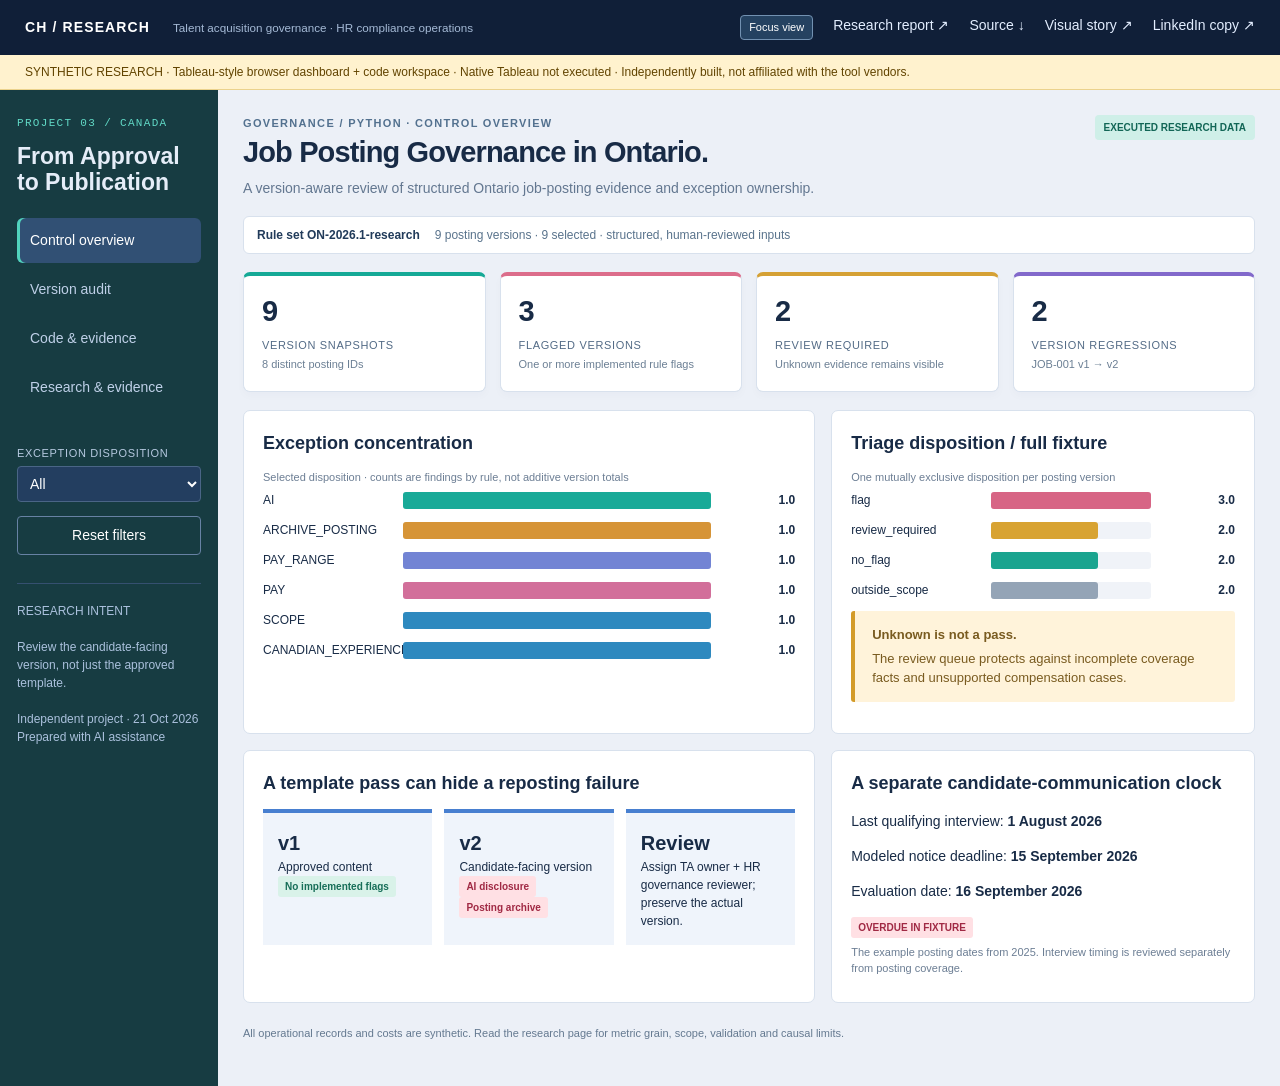
<file: docs/index.html>
<!doctype html><html lang="en"><head><meta charset="utf-8"><meta name="viewport" content="width=device-width,initial-scale=1"><title>From Approval to Publication: Job Posting Governance in Ontario | Manvir Singh Judge</title><meta name="author" content="Manvir Singh Judge"><meta name="description" content="Independent Canadian HR research with interactive synthetic evidence, methods and technical walkthrough."><link rel="stylesheet" href="dashboard.css"></head><body><a class="skip" href="#workspace">Skip to workspace</a><div id="app"></div><script src="data.js?v=research-release"></script><script src="dashboard.js?v=research-release"></script></body></html>
</file>
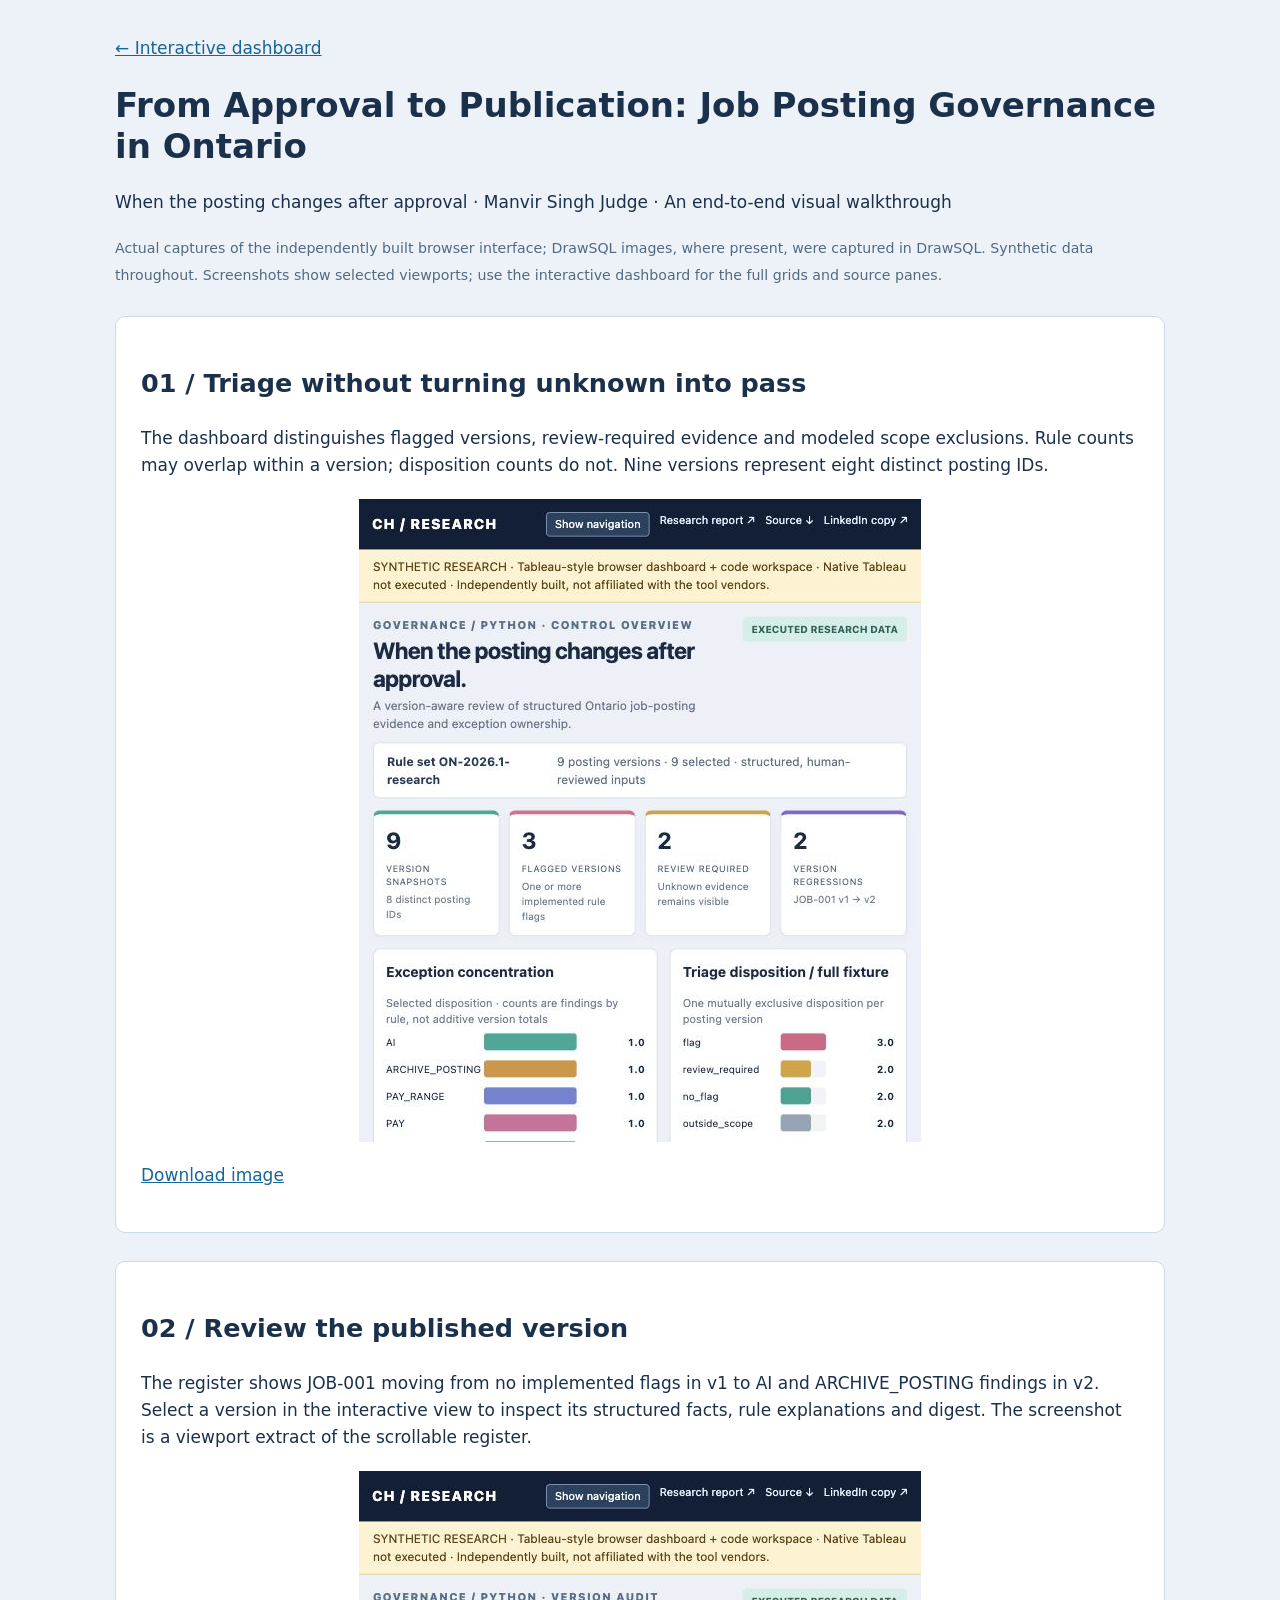
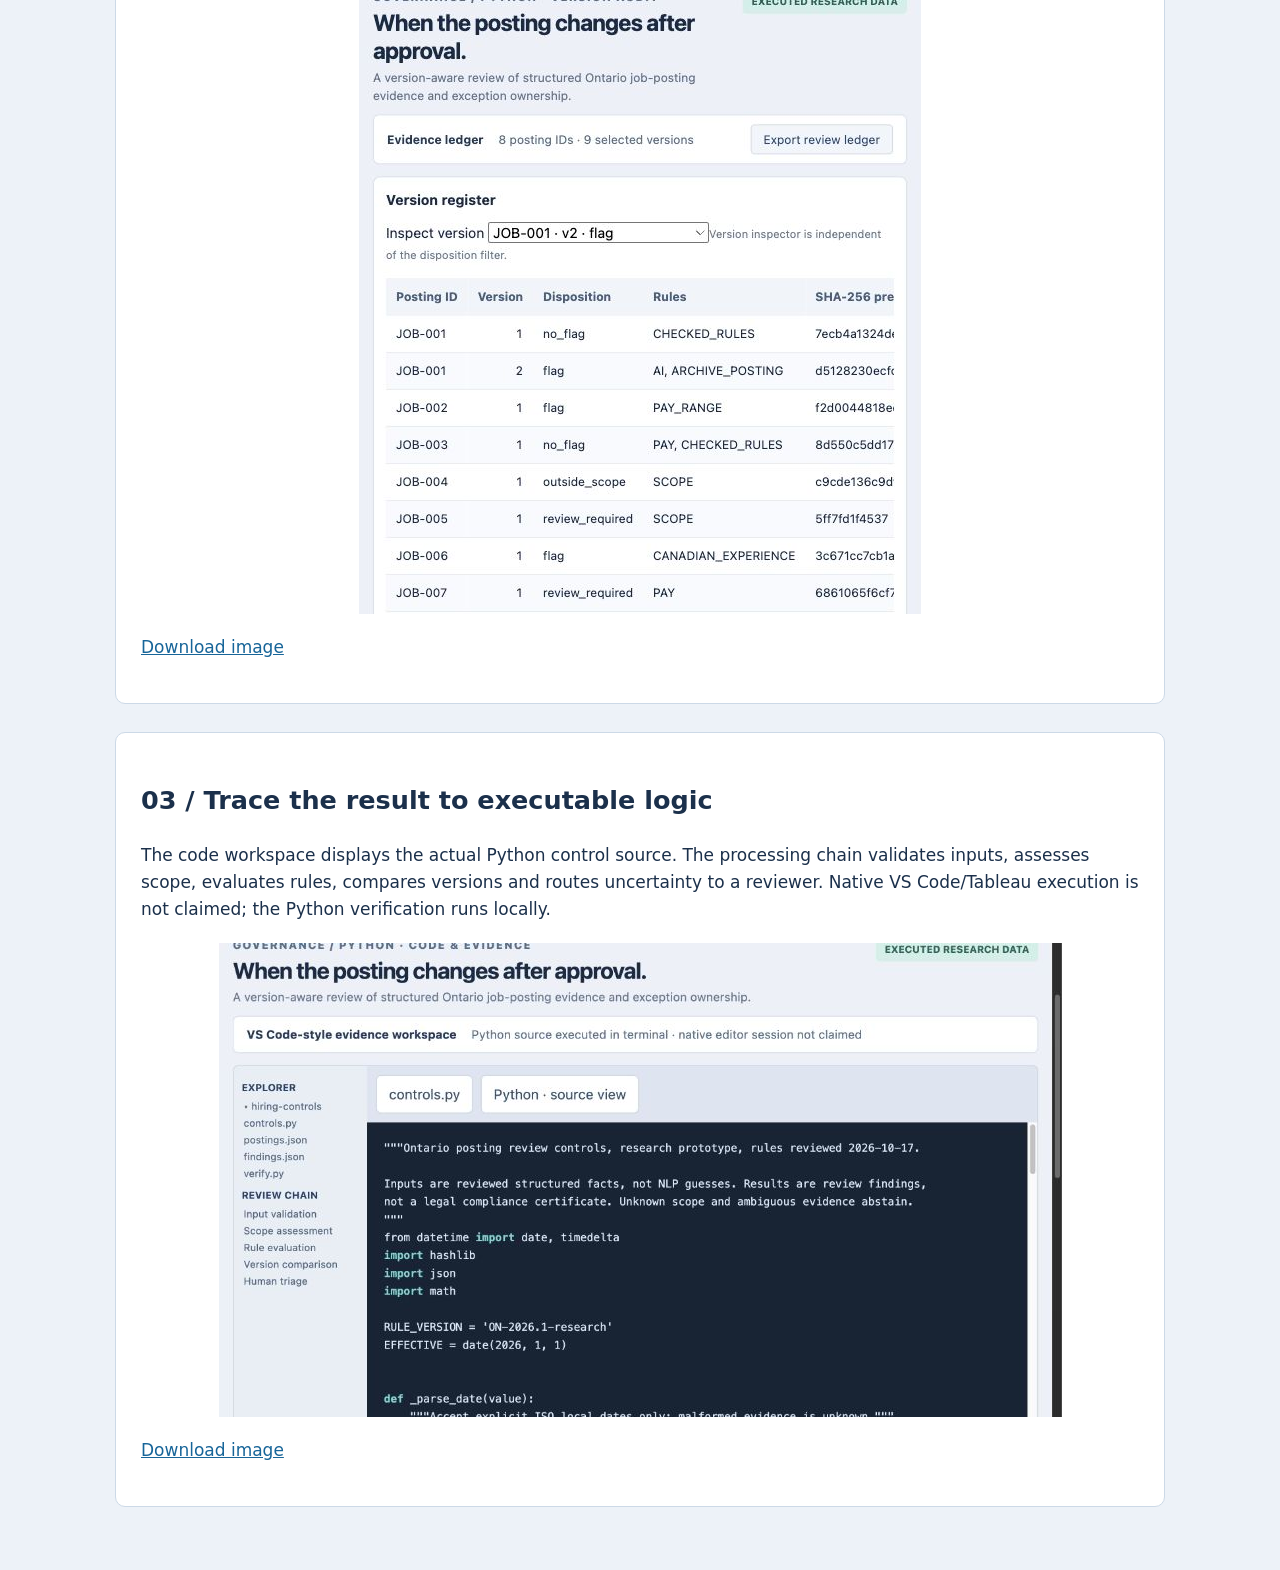
<file: docs/screenshots.html>
<!doctype html><html lang="en"><meta charset="utf-8"><meta name="viewport" content="width=device-width,initial-scale=1"><title>From Approval to Publication: Job Posting Governance in Ontario — evidence story</title><style>body{font:17px/1.6 system-ui;background:#edf2f8;color:#1b304b;margin:0}main{max-width:1050px;margin:auto;padding:35px 24px}h1{line-height:1.2}article{background:white;border:1px solid #ccd9e7;border-radius:10px;padding:25px;margin:28px 0}img{display:block;max-width:100%;max-height:850px;height:auto;margin:20px auto}a{color:#176599}small{color:#516a83}</style><main><a href="index.html">← Interactive dashboard</a><h1>From Approval to Publication: Job Posting Governance in Ontario</h1><p>When the posting changes after approval · Manvir Singh Judge · An end-to-end visual walkthrough</p><small>Actual captures of the independently built browser interface; DrawSQL images, where present, were captured in DrawSQL. Synthetic data throughout. Screenshots show selected viewports; use the interactive dashboard for the full grids and source panes.</small><article><h2>01 / Triage without turning unknown into pass</h2><p>The dashboard distinguishes flagged versions, review-required evidence and modeled scope exclusions. Rule counts may overlap within a version; disposition counts do not. Nine versions represent eight distinct posting IDs.</p><a href="screenshots/01-overview.png"><img src="screenshots/01-overview.png" alt="01 / Triage without turning unknown into pass"></a><p><a href="screenshots/01-overview.png" download>Download image</a></p></article><article><h2>02 / Review the published version</h2><p>The register shows JOB-001 moving from no implemented flags in v1 to AI and ARCHIVE_POSTING findings in v2. Select a version in the interactive view to inspect its structured facts, rule explanations and digest. The screenshot is a viewport extract of the scrollable register.</p><a href="screenshots/02-version-audit.png"><img src="screenshots/02-version-audit.png" alt="02 / Review the published version"></a><p><a href="screenshots/02-version-audit.png" download>Download image</a></p></article><article><h2>03 / Trace the result to executable logic</h2><p>The code workspace displays the actual Python control source. The processing chain validates inputs, assesses scope, evaluates rules, compares versions and routes uncertainty to a reviewer. Native VS Code/Tableau execution is not claimed; the Python verification runs locally.</p><a href="screenshots/03-code.png"><img src="screenshots/03-code.png" alt="03 / Trace the result to executable logic"></a><p><a href="screenshots/03-code.png" download>Download image</a></p></article></main></html>
</file>
<file: docs/dashboard.css>
*{box-sizing:border-box}html{scroll-behavior:smooth}body{margin:0;background:#ecf0f7;color:#182b46;font:14px/1.5 -apple-system,BlinkMacSystemFont,'Segoe UI',sans-serif}button,select,input{font:inherit}button,a,select,input{outline-offset:4px}a{color:#1859b7}button{cursor:pointer}header{background:#101f38;color:white;display:flex;align-items:center;justify-content:space-between;padding:15px 25px;gap:16px}.brand{font-weight:800;letter-spacing:.08em}.brand small{font-weight:400;color:#a5bad6;letter-spacing:0;margin-left:18px}.toplinks{display:flex;gap:20px}.toplinks a{color:#e3eeff;text-decoration:none}.disclose{background:#fff2ce;color:#624400;font-size:12px;padding:8px 25px;border-bottom:1px solid #ebd28c}.shell{display:grid;grid-template-columns:218px minmax(0,1fr);min-height:calc(100vh - 87px)}aside{background:#172b49;color:#e5edf8;padding:25px 17px}.projectnum{color:#61d9c6;font:11px/1.5 monospace;letter-spacing:.12em}.sideheading{font-size:23px;line-height:1.15;margin:12px 0 22px;font-weight:750}.navbtn{display:block;border:0;background:transparent;text-align:left;color:#bfd0e8;width:100%;padding:12px 13px;border-radius:6px;margin:4px 0}.navbtn.active{background:#315074;color:white;box-shadow:inset 3px 0 #51d3bd}.aside-note{border-top:1px solid #355070;margin-top:28px;padding-top:18px;font-size:12px;color:#abc1dd}.filters{padding-top:18px}.filters label{display:block;font-size:11px;text-transform:uppercase;letter-spacing:.06em;color:#b6c9e0;margin:13px 0 5px}.filters select,.filters input{width:100%;background:#233e60;color:white;border:1px solid #4a6586;border-radius:4px;padding:8px}.filters button{width:100%;margin-top:14px;border:1px solid #6782a4;background:transparent;color:white;padding:8px;border-radius:4px}.main{padding:25px;min-width:0}.eyebrow{color:#53718f;font-size:11px;font-weight:800;letter-spacing:.12em;text-transform:uppercase}h1{font-size:29px;letter-spacing:-.03em;margin:4px 0 3px;line-height:1.2}h2{font-size:18px;margin:0 0 12px}h3{font-size:14px;margin:0 0 8px}.sub{color:#637790;margin:8px 0 17px;max-width:1000px}.workspace-head{display:flex;justify-content:space-between;gap:20px;align-items:flex-start}.badge{display:inline-block;border-radius:4px;background:#dce7f8;padding:5px 9px;color:#234a84;font-size:10px;font-weight:750;white-space:nowrap}.badge.gold{background:#ffefb4;color:#805a00}.badge.teal{background:#cfefe8;color:#126656}.ribbon{background:white;border:1px solid #d8e1ed;padding:9px 13px;margin-bottom:18px;border-radius:6px;display:flex;gap:15px;align-items:center;color:#59738c;font-size:12px}.ribbon b{color:#213b5a}.ribbon button{margin-left:auto;background:#f1f5fa;border:1px solid #d2dce9;padding:5px 12px;border-radius:4px;color:#214a77}.kpis{display:grid;grid-template-columns:repeat(4,minmax(0,1fr));gap:14px;margin-bottom:18px}.kpi{padding:18px;background:white;border:1px solid #d8e1ed;border-top:4px solid var(--accent,#258cbd);border-radius:7px;min-height:118px;box-shadow:0 4px 9px #18324d06}.kpi b{display:block;font-size:29px;letter-spacing:-.035em;line-height:1.2}.kpi span{display:block;font-size:11px;text-transform:uppercase;letter-spacing:.06em;color:#536b86;margin-top:8px}.kpi small{display:block;font-size:11px;color:#6b7f94;margin-top:3px}.grid{display:grid;grid-template-columns:1.35fr 1fr;gap:16px}.grid.equal{grid-template-columns:1fr 1fr}.panel{background:white;border:1px solid #d8e1ed;border-radius:7px;padding:19px;margin-bottom:16px;min-width:0}.paneltitle{display:flex;align-items:center;justify-content:space-between;margin-bottom:10px}.hint{font-size:11px;color:#6c7e94;margin:6px 0}.barchart{display:flex;flex-direction:column;gap:12px}.barrow{display:grid;grid-template-columns:130px minmax(20px,1fr) 74px;gap:10px;align-items:center;font-size:12px}.track{background:#f0f3f8;border-radius:3px;height:17px}.fill{height:100%;border-radius:3px;min-width:1px;background:var(--accent,#3287bf)}.barvalue{text-align:right;font-variant-numeric:tabular-nums}.legend{display:flex;gap:16px;font-size:11px;color:#60748c;margin-top:10px}.legend i{width:9px;height:9px;display:inline-block;margin-right:5px}.insight{padding:14px 17px;background:#e3f4ef;border-left:4px solid #219e83;border-radius:3px;margin:12px 0;color:#28594d;font-size:13px}.insight.warn{background:#fff3da;color:#795b20;border-color:#d39b29}.insight strong{display:block;margin-bottom:4px}.tablewrap{overflow:auto;max-height:405px}table{border-collapse:collapse;width:100%;font-size:12px}th{text-align:left;color:#47617e;background:#f0f4fa;padding:10px;position:sticky;top:0;white-space:nowrap}td{padding:9px 10px;border-bottom:1px solid #e7edf4;vertical-align:top}tr:nth-child(even) td{background:#f8fafd}td.numeric{text-align:right;font-variant-numeric:tabular-nums}.status{display:inline-block;font-size:10px;font-weight:bold;padding:3px 7px;border-radius:3px;background:#e3ebf8;color:#476489}.status.flag{background:#ffe0e4;color:#a02944}.status.review_required{background:#fff0bf;color:#835b00}.status.no_flag{background:#d9f2e9;color:#176e58}.status.outside_scope{background:#e8e9ee;color:#626777}.sqlshell{display:grid;grid-template-columns:165px minmax(0,1fr);border:1px solid #c9d7e6;background:white;border-radius:6px;overflow:hidden}.schema-nav{background:#e8eef6;padding:14px;font-size:12px;color:#4a627d}.schema-nav b{display:block;color:#234369;margin:12px 0 7px}.schema-nav div{padding:4px}.editor{background:#152335;color:#dce9f8;padding:17px;white-space:pre-wrap;font:12px/1.65 ui-monospace,SFMono-Regular,Consolas,monospace;margin:0;max-height:340px;overflow:auto;tab-size:2}.editor .kw{color:#65d6d0;font-weight:bold}.editor .comment{color:#90a8be}.editor-tabs{display:flex;gap:2px;background:#dce5f1;padding:6px}.editor-tabs button{border:0;padding:7px 10px;background:#eef3fa;color:#385575;border-radius:4px}.editor-tabs button.active{background:white;border-top:3px solid #24a4c8}.toolbar{padding:9px;background:#f3f6fb;font-size:12px;color:#617891}.toolbar button,.action{background:#176699;color:white;border:0;padding:7px 12px;border-radius:4px}.sheet{border:1px solid #cbd8e8;border-radius:5px;padding:8px 12px;background:white;display:inline-block;color:#31516f;margin:3px}.model{display:flex;gap:25px;align-items:center;justify-content:center;flex-wrap:wrap;padding:25px;background:#eef3f8}.entity{background:white;border:1px solid #bbcede;border-top:4px solid #24a58e;min-width:190px;box-shadow:0 5px 15px #16365b12}.entity b{display:block;padding:12px;background:#f5f9fc}.entity div{padding:6px 12px;font:11px monospace;border-top:1px solid #edf2f7}.arrow{font-size:25px;color:#7e93ab}.diagram{width:100%;height:auto;border:1px solid #dce3ec;margin:10px 0}.steps{display:grid;grid-template-columns:repeat(4,1fr);gap:12px}.step{background:#f0f5fb;border-top:3px solid #2b8ac0;padding:16px;font-size:12px}.step b{display:block;margin-bottom:8px;font-size:14px}.research{max-width:1050px}.research p{font-size:14px;line-height:1.75}.research ul{padding-left:20px;line-height:1.8}.research a{word-break:break-word}.detail-header{display:flex;justify-content:space-between;gap:20px;align-items:center;margin:0 0 14px}.detail-header input{padding:8px;border:1px solid #bdcede;border-radius:4px;max-width:300px}.timeline{display:grid;grid-template-columns:repeat(3,1fr);gap:12px}.event{background:#eff4fb;border-top:4px solid #477fd0;padding:15px;font-size:12px}.event b{display:block;font-size:20px}.donut{display:flex;gap:22px;align-items:center}.ring{width:135px;height:135px;border-radius:50%;display:grid;place-items:center;flex-shrink:0}.ring div{background:white;width:98px;height:98px;border-radius:50%;display:grid;place-content:center;text-align:center}.ring b{font-size:26px}.ring small{font-size:10px;color:#667f98}.matrix td{text-align:center;font-weight:bold}.matrix th{font-size:10px}.footer{font-size:11px;color:#647990;padding:6px 0 20px}.empty{padding:30px;text-align:center;color:#697f97}.skip{position:absolute;top:-60px;background:#fff;padding:10px;z-index:99}.skip:focus{top:0}.screenshot-row{display:grid;grid-template-columns:1fr 1fr;gap:18px}.screenshot-row img{width:100%}.code-cap{border-left:3px solid #3c90c1;padding-left:14px;font-size:12px;margin:15px 0}.spark{width:100%;height:170px}button:hover{filter:brightness(1.08)}.section-links{display:flex;gap:15px;flex-wrap:wrap;margin:12px 0}.section-links a{padding:8px 12px;background:#e9eff8;border-radius:5px;text-decoration:none;font-size:12px}body.controls .kpi{--accent:#15a996}body.bi .kpi{--accent:#d5a529}body.sql .kpi{--accent:#388dc9}body.controls aside{background:#173c42}body.bi aside{background:#282c41}body.bi .navbtn.active{background:#4d4960;box-shadow:inset 3px 0 #efd15d}@media(min-width:1500px){.main{padding:30px 38px}.kpi b{font-size:35px}}@media(max-width:950px){.shell{grid-template-columns:170px minmax(0,1fr)}.main{padding:17px}.grid,.grid.equal{grid-template-columns:1fr}.kpis{grid-template-columns:1fr 1fr}.steps{grid-template-columns:1fr 1fr}.sideheading{font-size:18px}.barrow{grid-template-columns:115px 1fr 70px}}@media(max-width:650px){header{padding:13px}.brand small{display:none}.toplinks{gap:10px;font-size:11px}.shell{display:block}aside{padding:16px}.sideheading,.aside-note,.projectnum{display:none}.navbtn{display:inline-block;width:auto;padding:9px}.filters{display:flex;gap:10px;flex-wrap:wrap}.filters>div{flex:1;min-width:110px}.filters button{width:auto}.main{padding:14px}.workspace-head{display:block}.kpi{padding:12px}.kpi b{font-size:25px}.sqlshell{grid-template-columns:1fr}.schema-nav{display:none}.steps,.timeline,.screenshot-row{grid-template-columns:1fr}.disclose{padding:8px 14px}h1{font-size:25px}.barrow{grid-template-columns:105px 1fr 66px}.ring{width:110px;height:110px}.ring div{width:82px;height:82px}.detail-header{display:block}}@media print{aside,header,.disclose,.ribbon,.toplinks,.section-links{display:none}.shell{display:block}.main{padding:0}.panel{break-inside:avoid}body{background:white}.grid{display:block}.tablewrap{max-height:none}}

.toplinks button{background:#254261;color:white;border:1px solid #7291b1;border-radius:4px;font-size:11px;padding:3px 8px;white-space:nowrap}.focus aside{display:none}.focus .shell{display:block}.focus .main{padding:14px}.focus h1{font-size:23px}.focus .sub{font-size:12px;margin:4px 0 10px}.focus .workspace-head{display:flex}.focus .kpis{grid-template-columns:repeat(4,minmax(0,1fr));gap:9px;margin-bottom:12px}.focus .kpi{padding:12px;min-height:92px}.focus .kpi b{font-size:23px}.focus .kpi span{font-size:9px}.focus .kpi small{font-size:10px}.focus .grid,.focus .grid.equal{grid-template-columns:1.2fr 1fr;gap:12px}.focus .panel{padding:12px;margin-bottom:12px}.focus h2{font-size:14px}.focus .barrow{grid-template-columns:92px minmax(20px,1fr) 62px;gap:6px;font-size:10px}.focus .barchart{gap:10px}.focus .insight{font-size:11px;padding:10px}.focus .editor{max-height:240px;font-size:11px}.focus .ribbon{margin-bottom:12px}.focus .schema-nav{display:block}.focus .sqlshell{grid-template-columns:135px minmax(0,1fr)}.focus .ring{width:96px;height:96px}.focus .ring div{width:72px;height:72px}.focus .ring b{font-size:20px}.focus .donut{gap:12px}.focus .brand small{display:none}@media(max-width:560px){.focus .grid,.focus .grid.equal{grid-template-columns:1fr}.focus .kpis{grid-template-columns:1fr 1fr}.focus .workspace-head{display:block}.focus .sqlshell{grid-template-columns:1fr}.focus .schema-nav{display:none}.toplinks{flex-wrap:wrap;gap:6px}}

.focus .schema-nav{font-size:10px;line-height:1.3;padding:8px}.focus .schema-nav b{margin:7px 0 4px}.focus .schema-nav div{padding:2px}
</file>
